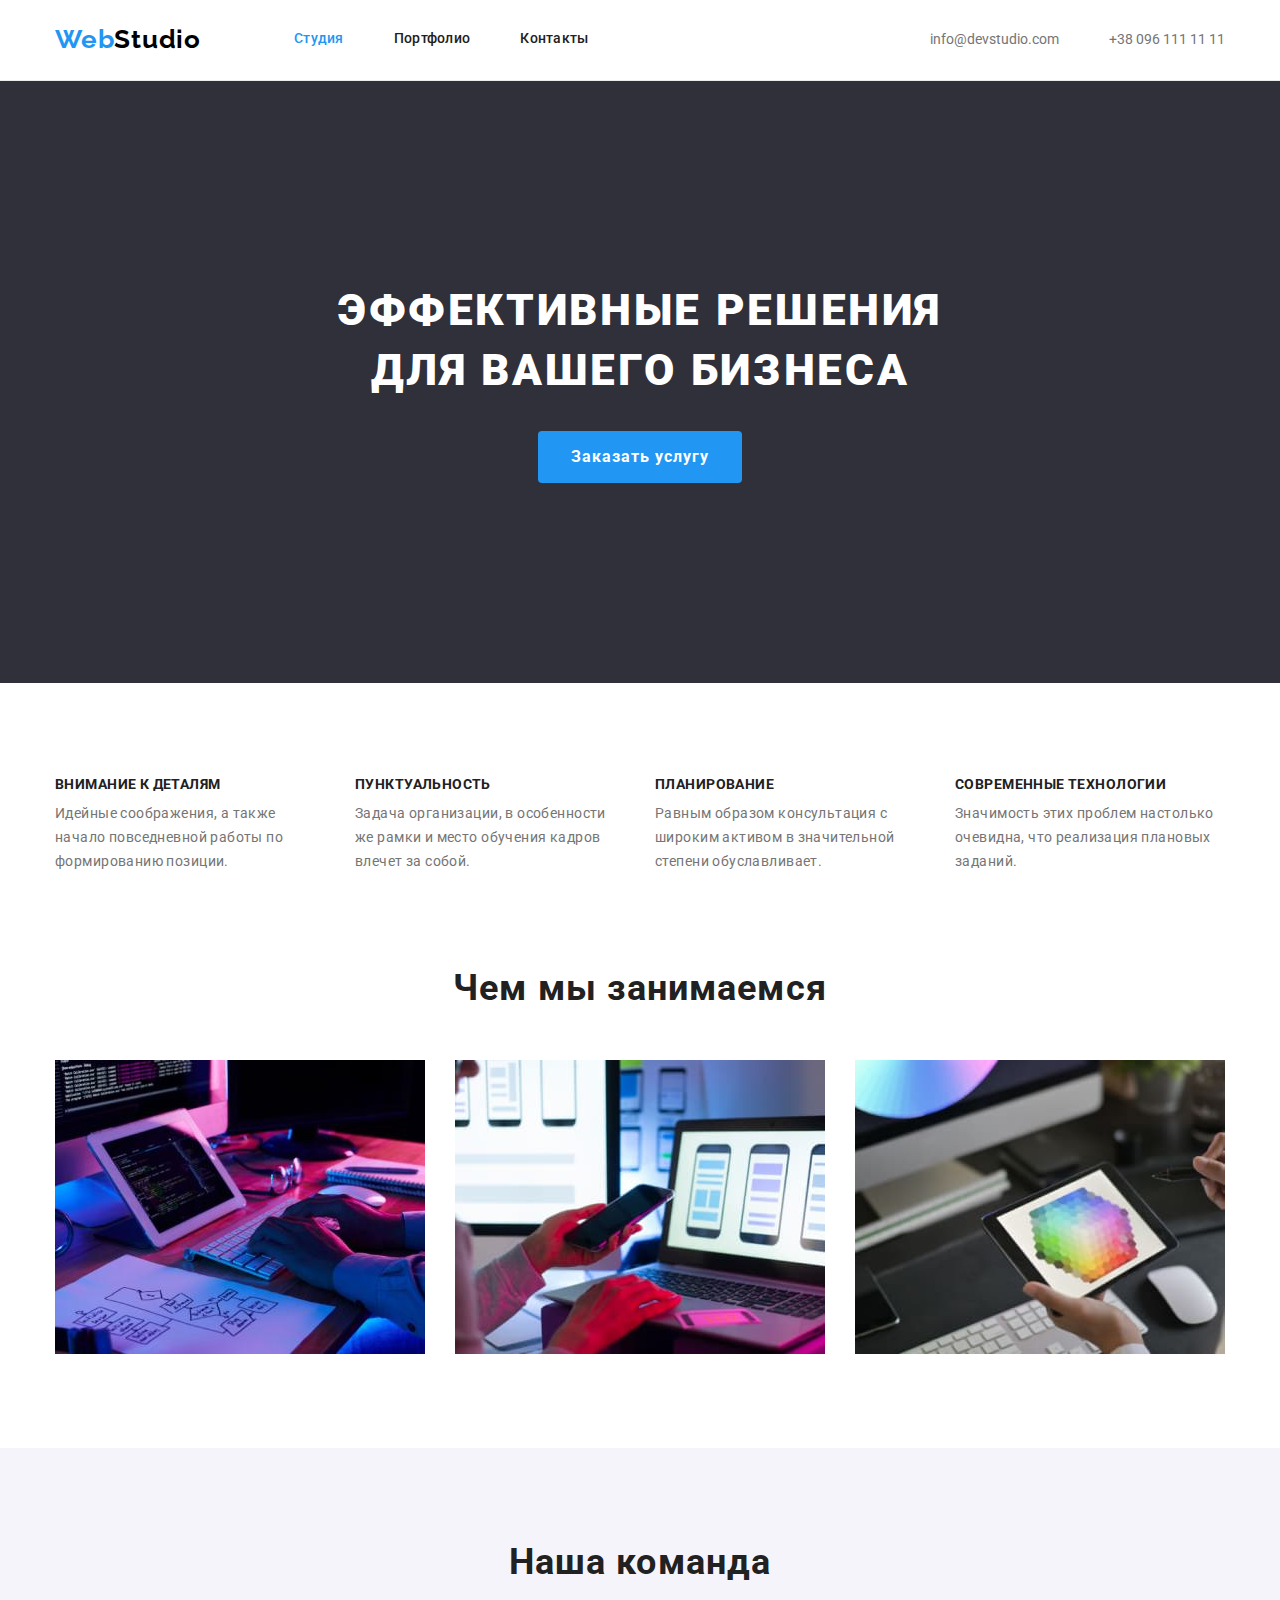
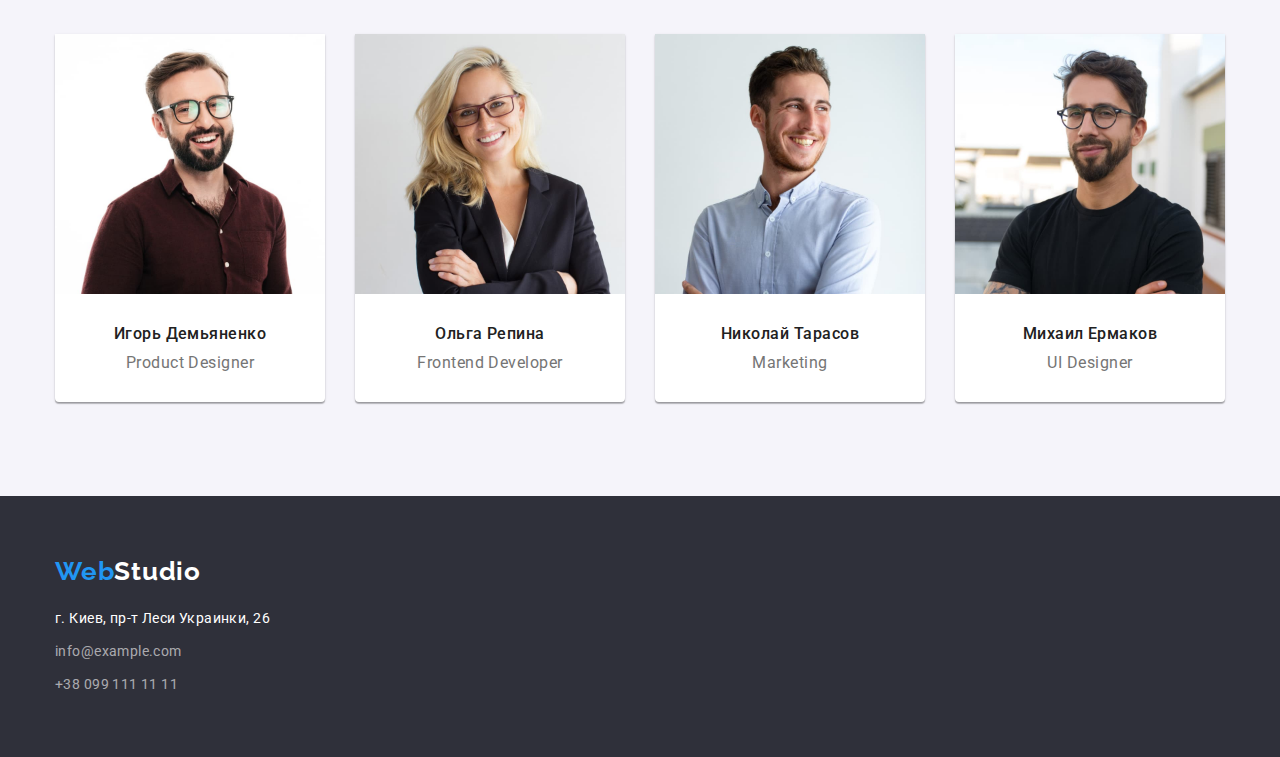
<file: index.html>
<!DOCTYPE html>
<html lang="ru">
  <head>
    <meta charset="UTF-8" />
    <meta http-equiv="X-UA-Compatible" content="IE=edge" />
    <meta name="viewport" content="width=device-width, initial-scale=1.0" />
    <title>Главная</title>
    <link rel="preconnect" href="https://fonts.gstatic.com" />
    <link
      href="https://fonts.googleapis.com/css2?family=Raleway:wght@700&family=Roboto:wght@400;500;700;900&display=swap"
      rel="stylesheet"
    />
    <link
      rel="stylesheet"
      href="https://cdnjs.cloudflare.com/ajax/libs/modern-normalize/1.0.0/modern-normalize.min.css"
    />
    <link rel="stylesheet" href="./css/style.css" />
  </head>
  <body>
    <!-- Шапка сайта -->

    <header class="page-header">
      <!--  Навигация -->

      <div class="container">
        <nav class="nav">
          <a href="./index.html" class="logo">
            <span class="accent">Web</span>Studio</a
          >
          <ul class="menu list">
            <li class="menu-item">
              <a href="./index.html" class="link"
                ><span class="accent">Студия</span></a
              >
            </li>
            <li class="menu-item">
              <a href="./pages/portfolio.html" class="link">Портфолио</a>
            </li>
            <li class="menu-item"><a href="" class="link">Контакты</a></li>
          </ul>
        </nav>

        <!-- Контакты header -->

        <ul class="contacts list">
          <li class="menu-item">
            <a href="mailto:info@devstudio.com" class="link contacts-header"
              >info@devstudio.com</a
            >
          </li>
          <li class="menu-item">
            <a href="tel:+380961111111" class="link contacts-header"
              >+38 096 111 11 11</a
            >
          </li>
        </ul>
      </div>
    </header>

    <!-- Основной контент -->

    <main>
      <!-- кнопка => Заказать -->

      <section class="hero dark-bgr">
        <div class="container">
          <h1 class="page-title">
            Эффективные решения <br />
            для вашего бизнеса
          </h1>
          <button type="button" class="btn">Заказать услугу</button>
        </div>
      </section>

      <!-- Особенности -->

      <section class="feature-section">
        <div class="container">
          <h2 class="section-title visually-hidden">Особенности</h2>
          <ul class="feature-list list">
            <li class="feature-item">
              <h3 class="feature-title">Внимание к деталям</h3>
              <p class="feature-text">
                Идейные соображения, а также начало повседневной работы по
                формированию позиции.
              </p>
            </li>
            <li class="feature-item">
              <h3 class="feature-title">Пунктуальность</h3>
              <p class="feature-text">
                Задача организации, в особенности же рамки и место обучения
                кадров влечет за собой.
              </p>
            </li>
            <li class="feature-item">
              <h3 class="feature-title">Планирование</h3>
              <p class="feature-text">
                Равным образом консультация с широким активом в значительной
                степени обуславливает.
              </p>
            </li>
            <li class="feature-item">
              <h3 class="feature-title">Современные технологии</h3>
              <p class="feature-text">
                Значимость этих проблем настолько очевидна, что реализация
                плановых заданий.
              </p>
            </li>
          </ul>
        </div>
      </section>

      <!-- Чем мы занимаемся -->

      <section class="section">
        <div class="container">
          <h2 class="section-title">Чем мы занимаемся</h2>
          <ul class="card-set list">
            <li class="item">
              <img
                src="./images/img1.jpg"
                width="370"
                alt="десктопные приложения"
              />
            </li>
            <li class="item">
              <img
                src="./images/img2.jpg"
                width="370"
                alt="мобильные приложения"
              />
            </li>
            <li class="item">
              <img
                src="./images/img3.jpg"
                width="370"
                alt="дизайнерские решения"
              />
            </li>
          </ul>
        </div>
      </section>

      <!--Наша команда -->

      <section class="section alt-bgr">
        <div class="container">
          <h2 class="section-title">Наша команда</h2>
          <ul class="card-set list">
            <li class="team-item item">
              <img
                src="./images/person1.jpg"
                width="270"
                alt="Радостный мужчина в очках"
                class="img"
              />
              <h3 class="name">Игорь Демьяненко</h3>
              <p class="position name">Product Designer</p>
            </li>
            <li class="team-item item">
              <img
                src="./images/person2.jpg"
                width="270"
                alt="Радостная блондинка в очках"
                class="img"
              />
              <h3 class="name">Ольга Репина</h3>
              <p class="position name">Frontend Developer</p>
            </li>
            <li class="team-item item">
              <img
                src="./images/person3.jpg"
                width="270"
                alt="Улыбающийся мужчина"
                class="img"
              />
              <h3 class="name">Николай Тарасов</h3>
              <p class="position name">Marketing</p>
            </li>
            <li class="team-item item">
              <img
                src="./images/person4.jpg"
                width="270"
                alt="Улыбающийся мужчина в очках"
                class="img"
              />
              <h3 class="name">Михаил Ермаков</h3>
              <p class="position name">UI Designer</p>
            </li>
          </ul>
        </div>
      </section>
    </main>

    <!-- Подвал -->

    <footer class="footer dark-bgr">
      <div class="container">
        <a href="./index.html" class="logo footer-logo">
          <span class="accent">Web</span>Studio</a
        >
        <address class="address">
          <ul class="list">
            <li class="address-item">
              <a
                href="https://goo.gl/maps/Tqcn4PF3FHRy9P8z9"
                rel="nofollow noopener"
                target="_blank"
                class="link address"
                >г. Киев, пр-т Леси Украинки, 26</a
              >
            </li>
            <li class="address-item">
              <a href="mailto:info@example.com" class="link contacts-footer"
                >info@example.com</a
              >
            </li>
            <li class="address-item">
              <a href="tel:+380991111111" class="link contacts-footer"
                >+38 099 111 11 11</a
              >
            </li>
          </ul>
        </address>
      </div>
    </footer>
  </body>
</html>
</file>
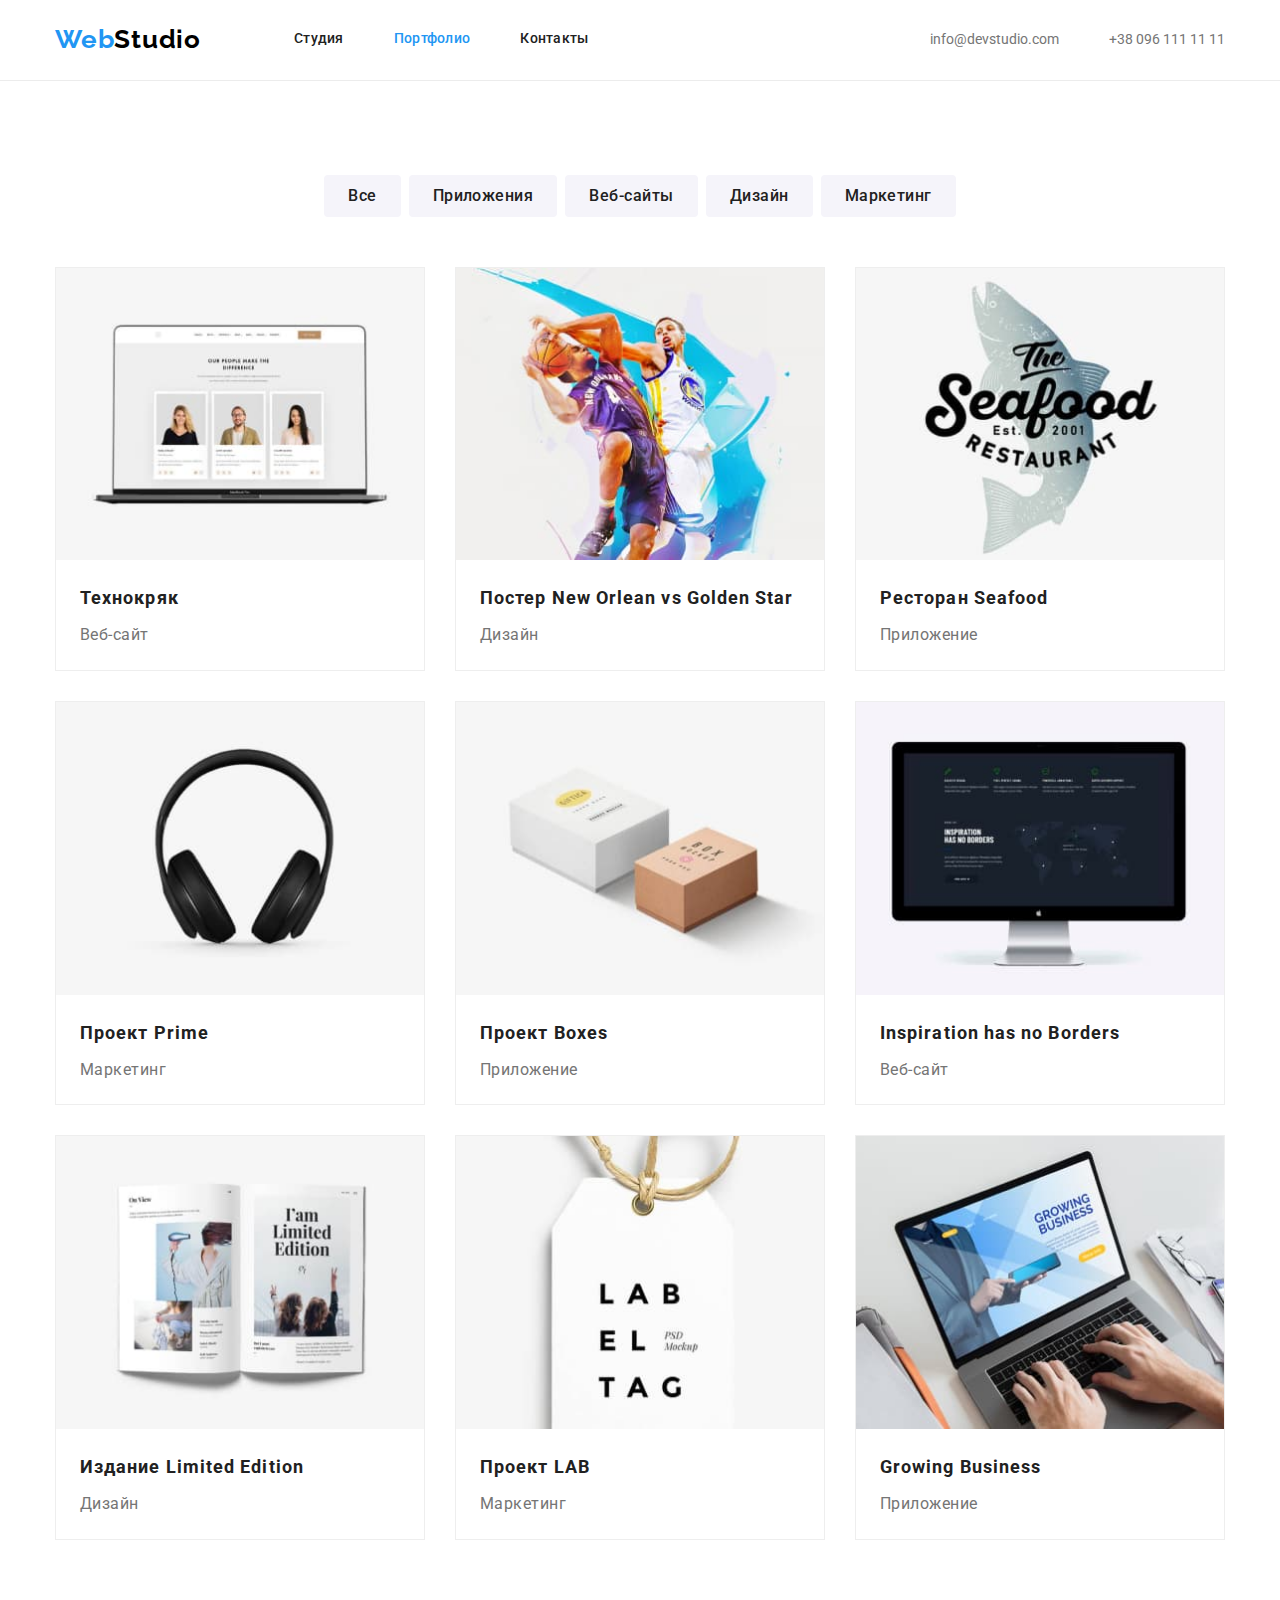
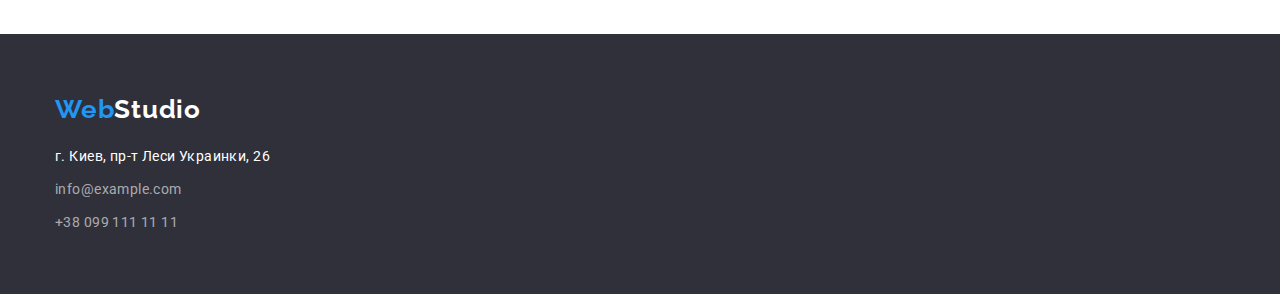
<file: pages/portfolio.html>
<!DOCTYPE html>
<html lang="en">
  <head>
    <meta charset="UTF-8" />
    <meta http-equiv="X-UA-Compatible" content="IE=edge" />
    <meta name="viewport" content="width=device-width, initial-scale=1.0" />
    <title>Портфолио</title>
    <link rel="preconnect" href="https://fonts.gstatic.com" />
    <link
      href="https://fonts.googleapis.com/css2?family=Raleway:wght@700&family=Roboto:wght@400;500;700;900&display=swap"
      rel="stylesheet"
    />
    <link
      rel="stylesheet"
      href="https://cdnjs.cloudflare.com/ajax/libs/modern-normalize/1.0.0/modern-normalize.min.css"
    />
    <link rel="stylesheet" href="../css/style.css" />
  </head>
  <body>
    <!-- Шапка сайта -->

    <header class="page-header">
      <!--  Навигация -->

      <div class="container">
        <nav class="nav">
          <a href="../index.html" class="logo">
            <span class="accent">Web</span>Studio</a
          >
          <ul class="menu list">
            <li class="menu-item">
              <a href="../index.html" class="link"><span>Студия</span></a>
            </li>
            <li class="menu-item">
              <a href="../pages/portfolio.html" class="link"
                ><span class="accent">Портфолио</span></a
              >
            </li>
            <li class="menu-item"><a href="" class="link">Контакты</a></li>
          </ul>
        </nav>

        <!-- Контакты header -->

        <ul class="contacts list">
          <li class="menu-item">
            <a href="mailto:info@devstudio.com" class="link contacts-header"
              >info@devstudio.com</a
            >
          </li>
          <li class="menu-item">
            <a href="tel:+380961111111" class="link contacts-header"
              >+38 096 111 11 11</a
            >
          </li>
        </ul>
      </div>
    </header>

    <main>
      <section class="section">
        <div class="container">
          <h1 class="visually-hidden">Портфолио</h1>
          <ul class="filter-list list">
            <li class="filter-item">
              <button type="button" class="filter-btn">Все</button>
            </li>
            <li class="filter-item">
              <button type="button" class="filter-btn">Приложения</button>
            </li>
            <li class="filter-item">
              <button type="button" class="filter-btn">Веб-сайты</button>
            </li>
            <li class="filter-item">
              <button type="button" class="filter-btn">Дизайн</button>
            </li>
            <li class="filter-item">
              <button type="button" class="filter-btn">Маркетинг</button>
            </li>
          </ul>

          <ul class="card-set list">
            <li class="card-item">
              <img src="../images/img33.jpg" alt="Веб-сайт" width: 370px
              class="img-item" />
              <div class="description">
                <h2 class="brand-title">Технокряк</h2>
                <p class="type-filter">Веб-сайт</p>
              </div>
            </li>
            <li class="card-item">
              <img src="../images/img4.jpg" alt="Постер" width: 370px
              class="img-item"/>
              <div class="description">
                <h2 class="brand-title">Постер New Orlean vs Golden Star</h2>
                <p class="type-filter">Дизайн</p>
              </div>
            </li>
            <li class="card-item">
              <img src="../images/img5.jpg" alt="Лого ресторана"width: 370px
              class="img-item" />
              <div class="description">
                <h2 class="brand-title">Ресторан Seafood</h2>
                <p class="type-filter">Приложение</p>
              </div>
            </li>
            <li class="card-item">
              <img src="../images/img6.jpg" alt="Наушники" width: 370px
              class="img-item"/>
              <div class="description">
                <h2 class="brand-title">Проект Prime</h2>
                <p class="type-filter">Маркетинг</p>
              </div>
            </li>
            <li class="card-item">
              <img src="../images/img7.jpg" alt="Коробки" width: 370px
              class="img-item"/>
              <div class="description">
                <h2 class="brand-title">Проект Boxes</h2>
                <p class="type-filter">Приложение</p>
              </div>
            </li>
            <li class="card-item">
              <img src="../images/img8.jpg" alt="Веб-сайт" width: 370px
              class="img-item"/>
              <div class="description">
                <h2 class="brand-title">Inspiration has no Borders</h2>
                <p class="type-filter">Веб-сайт</p>
              </div>
            </li>
            <li class="card-item">
              <img src="../images/img9.jpg" alt="Книга" width: 370px
              class="img-item"/>
              <div class="description">
                <h2 class="brand-title">Издание Limited Edition</h2>
                <p class="type-filter">Дизайн</p>
              </div>
            </li>
            <li class="card-item">
              <img src="../images/img10.jpg" alt="Бирка" width: 370px
              class="img-item"/>
              <div class="description">
                <h2 class="brand-title">Проект LAB</h2>
                <p class="type-filter">Маркетинг</p>
              </div>
            </li>
            <li class="card-item">
              <img src="../images/img11.jpg" alt="Приложение" width: 370px
              class="img-item"/>
              <div class="description">
                <h2 class="brand-title">Growing Business</h2>
                <p class="type-filter">Приложение</p>
              </div>
            </li>
          </ul>
        </div>
      </section>
    </main>

    <footer class="footer dark-bgr">
      <div class="container">
        <a href="../index.html" class="logo footer-logo">
          <span class="accent">Web</span>Studio</a
        >
        <address class="address">
          <ul class="list">
            <li class="address-item">
              <a
                href="https://goo.gl/maps/Tqcn4PF3FHRy9P8z9"
                rel="nofollow noopener"
                target="_blank"
                class="link address"
                >г. Киев, пр-т Леси Украинки, 26</a
              >
            </li>
            <li class="address-item">
              <a href="mailto:info@example.com" class="link contacts-footer"
                >info@example.com</a
              >
            </li>
            <li class="address-item">
              <a href="tel:+380991111111" class="link contacts-footer"
                >+38 099 111 11 11</a
              >
            </li>
          </ul>
        </address>
      </div>
    </footer>
  </body>
</html>
</file>
<file: css/style.css>
/* Переменные */
:root {
  --main-text-clr: #212121;
  --alt-text-clr: #757575;
  --accent-clr: #2196f3;
  --white-text: #ffffff;
  --black-text: #000000;
  --address-clr: rgba(255, 255, 255, 0.6);

  --main-bgr: #ffffff;
  --dark-bgr: #2f303a;
  --alt-bgr: #f5f4fa;
  --header-border-clr: #ececec;

  --main-font: "Roboto", sans-serif;
  --logo-font: "Raleway", sans-serif;
}

body {
  color: var(--main-text-clr);
  background-color: var(--main-bgr);
  font-family: var(--main-font);
  font-size: 14px;
}
img {
  display: block;
  max-width: 100%;
  height: auto;
}

h1,
h2,
h3,
p {
  margin-top: 0;
  margin-bottom: 0;
}

/* Фоны */

.dark-bgr {
  background-color: var(--dark-bgr);
}
.alt-bgr {
  background-color: var(--alt-bgr);
}

.visually-hidden {
  position: absolute !important;
  clip: rect(1px 1px 1px 1px);
  clip: rect(1px, 1px, 1px, 1px);
  padding: 0 !important;
  border: 0 !important;
  height: 1px !important;
  width: 1px !important;
  overflow: hidden;
}

.container {
  width: 1200px;
  padding-left: 15px;
  padding-right: 15px;
  margin-left: auto;
  margin-right: auto;
}

.link {
  color: var(--main-text-clr);
  text-decoration: none;
}
.link:hover,
.link:focus {
  color: var(--accent-clr);
}
.list {
  margin: 0;
  padding-left: 0;
  list-style: none;
}

/* Лого */

.logo {
  margin-right: 93px;
  color: var(--black-text);
  font-family: Raleway;
  font-weight: 700;
  font-size: 26px;
  line-height: 1.19;
  letter-spacing: 0.03em;
  text-decoration: none;
}
.accent {
  color: var(--accent-clr);
}

/*  Меню - Навигации */

.nav {
  display: flex;
  align-items: center;
}
.menu {
  display: inline-flex;
  font-weight: 500;
  font-size: 14px;
  line-height: 1.14;
  letter-spacing: 0.02em;
}
.menu-item:not(:last-child) {
  margin-right: 50px;
}

/* Header */

.container.contacts-list {
  display: flex;
}

.page-header {
  padding-top: 24px;
  padding-bottom: 25px;
  border-bottom: 1px solid var(--header-border-clr);
}

.page-header .container {
  justify-content: space-between;
  display: flex;
}

.contacts {
  display: flex;
  align-items: center;
}
.contacts-header {
  color: var(--alt-text-clr);
}

/* Секция Hero */

.hero {
  padding: 200px 0;
  text-align: center;
}

/* Главный заголовок */

.page-title {
  margin-bottom: 30px;
  color: var(--white-text);
  font-weight: 900;
  font-size: 44px;
  line-height: 1.36;
  text-align: center;
  letter-spacing: 0.06em;
  text-transform: uppercase;
}

/* Кнопка */

.btn {
  padding: 10px 32px;
  border: 1px solid transparent;
  border-radius: 4px;
  font-family: inherit;
  font-weight: 700;
  font-size: 16px;
  line-height: 1.87;
  letter-spacing: 0.06em;
  color: var(--white-text);
  background-color: var(--accent-clr);
  cursor: pointer;
}
.btn:hover,
.btn:focus {
  /* В макете не указано */
}

/* Заголовки секций */

.section-title {
  margin-bottom: 50px;
  font-size: 36px;
  line-height: 1.16;
  text-align: center;
  letter-spacing: 0.03em;
}

/* Особенности */

.feature-section {
  padding-top: 94px;
}

.feature-list {
  display: flex;
}
.feature-item:not(:last-child) {
  margin-right: 30px;
}

.feature-title {
  margin-bottom: 10px;
  font-size: 14px;
  line-height: 1.14;
  letter-spacing: 0.03em;
  text-transform: uppercase;
}
.feature-text {
  width: 270px;
  line-height: 1.71;
  letter-spacing: 0.03em;
  color: var(--alt-text-clr);
}

.section {
  padding: 94px 0;
}

/* Чем мы занимаемся */

.card-set {
  display: flex;
  flex-wrap: wrap;
  margin-left: -30px;
  margin-top: -30px;
}
.item {
  flex-basis: calc((100% - 3 * 30px) / 3);
  margin-left: 30px;
  margin-top: 30px;
}

/* Команда */

.team-item {
  flex-basis: calc((100% - 4 * 30px) / 4);
  text-align: center;
  background: #ffffff;
  box-shadow: 0px 1px 3px rgba(0, 0, 0, 0.12), 0px 1px 1px rgba(0, 0, 0, 0.14),
    0px 2px 1px rgba(0, 0, 0, 0.2);
  border-radius: 0px 0px 4px 4px;
}

.name {
  margin-bottom: 10px;
  font-weight: 500;
  font-size: 16px;
  line-height: 1.19;
  letter-spacing: 0.03em;
}
.position {
  padding-bottom: 30px;
  margin-bottom: 0;
  font-size: 16px;
  font-weight: 400;
  letter-spacing: 0.03em;
  color: var(--alt-text-clr);
}
.img {
  margin-bottom: 30px;
}

/* Подвал */

.footer {
  padding: 60px 0;
}

.footer-logo {
  margin-right: 0;
  color: var(--white-text);
}
.address {
  margin-top: 20px;
  font-style: normal;
  line-height: 1.71;
  letter-spacing: 0.03em;
  color: var(--white-text);
}

.address-item:not(:last-child) {
  margin-bottom: 9px;
}

.contacts-footer {
  color: var(--address-clr);
}

/* Portfolio страница */
.filter-list {
  display: flex;
  justify-content: center;
  margin-bottom: 50px;
}
.filter-item:not(:last-child) {
  margin-right: 8px;
}

.filter-btn {
  padding: 6px 22px;
  border-radius: 4px;
  border-color: transparent;
  color: var(--main-text-clr);
  background-color: var(--alt-bgr);
  font-family: inherit;
  font-weight: 500;
  font-size: 16px;
  line-height: 1.62;
  letter-spacing: 0.03em;
  cursor: pointer;
}
.filter-btn:hover,
.filter-btn:focus {
  color: var(--white-text);
  background-color: var(--accent-clr);
}

.card-item {
  flex-basis: calc((100% - 3 * 30px) / 3);
  margin-left: 30px;
  margin-top: 30px;
  background: var(--white-text);
  border: 1px solid #eeeeee;
}
.img-item {
  margin-bottom: 20px;
}
.description {
  padding: 0px 24px 20px;
}

.brand-title {
  font-size: 18px;
  line-height: 2;
  letter-spacing: 0.06em;
  margin-bottom: 4px;
}
.type-filter {
  line-height: 1.87;
  font-size: 16px;
  font-weight: 400;
  letter-spacing: 0.03em;
  color: var(--alt-text-clr);
}
</file>
